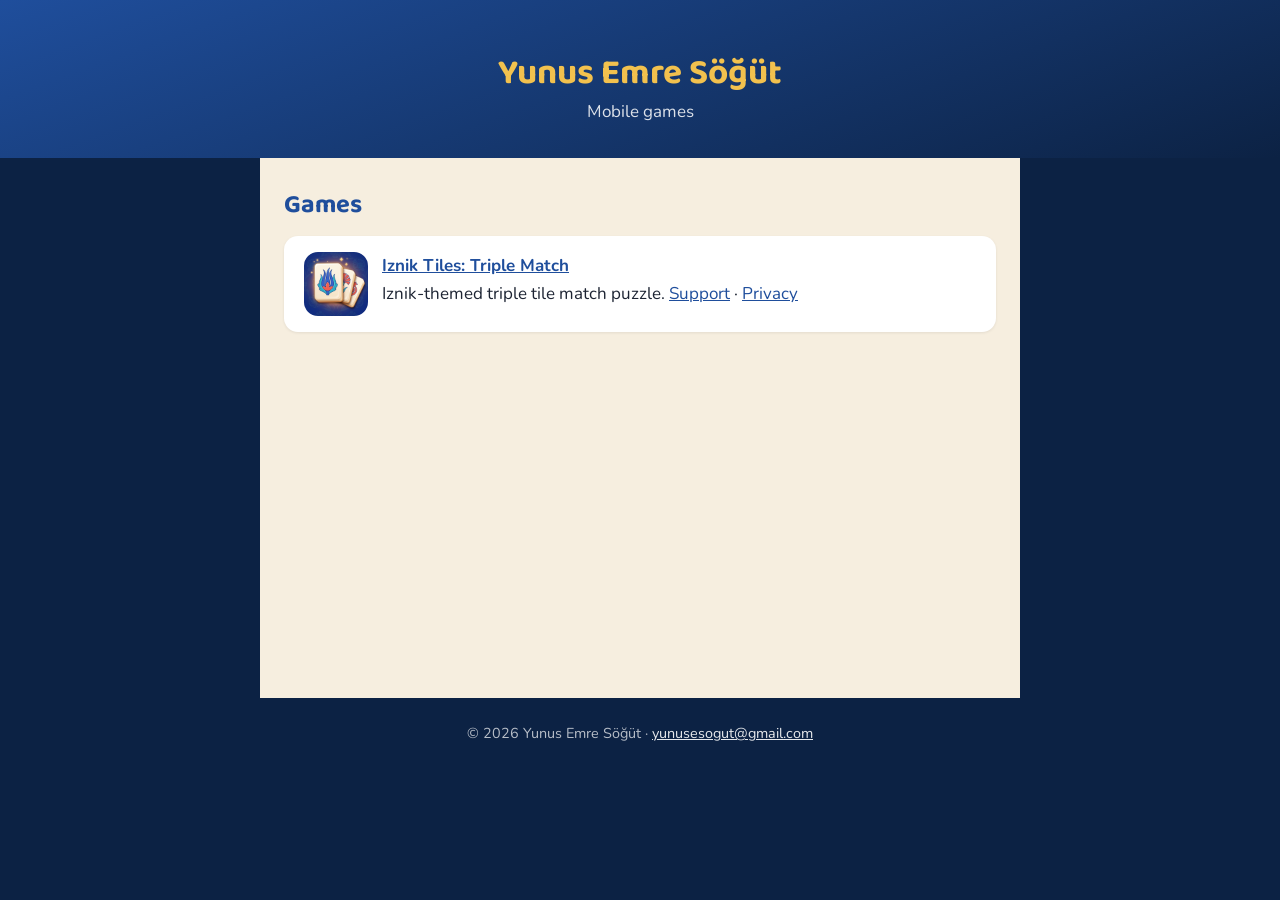
<file: index.html>
<!doctype html>
<html lang="en">
<head>
<meta charset="utf-8">
<meta name="viewport" content="width=device-width, initial-scale=1">
<title>Yunus Emre Söğüt – Games</title>
<meta name="description" content="Mobile games by Yunus Emre Söğüt.">
<link rel="icon" href="assets/iznik-tiles-icon.png">
<link rel="preconnect" href="https://fonts.googleapis.com"><link rel="preconnect" href="https://fonts.gstatic.com" crossorigin><link href="https://fonts.googleapis.com/css2?family=Baloo+2:wght@700;800&family=Nunito:wght@400;700&display=swap" rel="stylesheet">
<link rel="stylesheet" href="assets/style.css">
</head>
<body>
<header>
<h1>Yunus Emre Söğüt</h1>
<p>Mobile games</p>
</header>
<main>
<h2>Games</h2>
<div class="card">
<a href="iznik-tiles/"><img src="assets/iznik-tiles-icon.png" alt="" width="64" height="64" style="border-radius:14px;float:left;margin-right:14px"></a>
<strong><a href="iznik-tiles/">Iznik Tiles: Triple Match</a></strong><br>
Iznik-themed triple tile match puzzle. <a href="iznik-tiles/support/">Support</a> · <a href="iznik-tiles/privacy/">Privacy</a>
<div style="clear:both"></div>
</div>
</main>
<footer>© 2026 Yunus Emre Söğüt · <a href="mailto:yunusesogut@gmail.com">yunusesogut@gmail.com</a></footer>
</body>
</html>
</file>
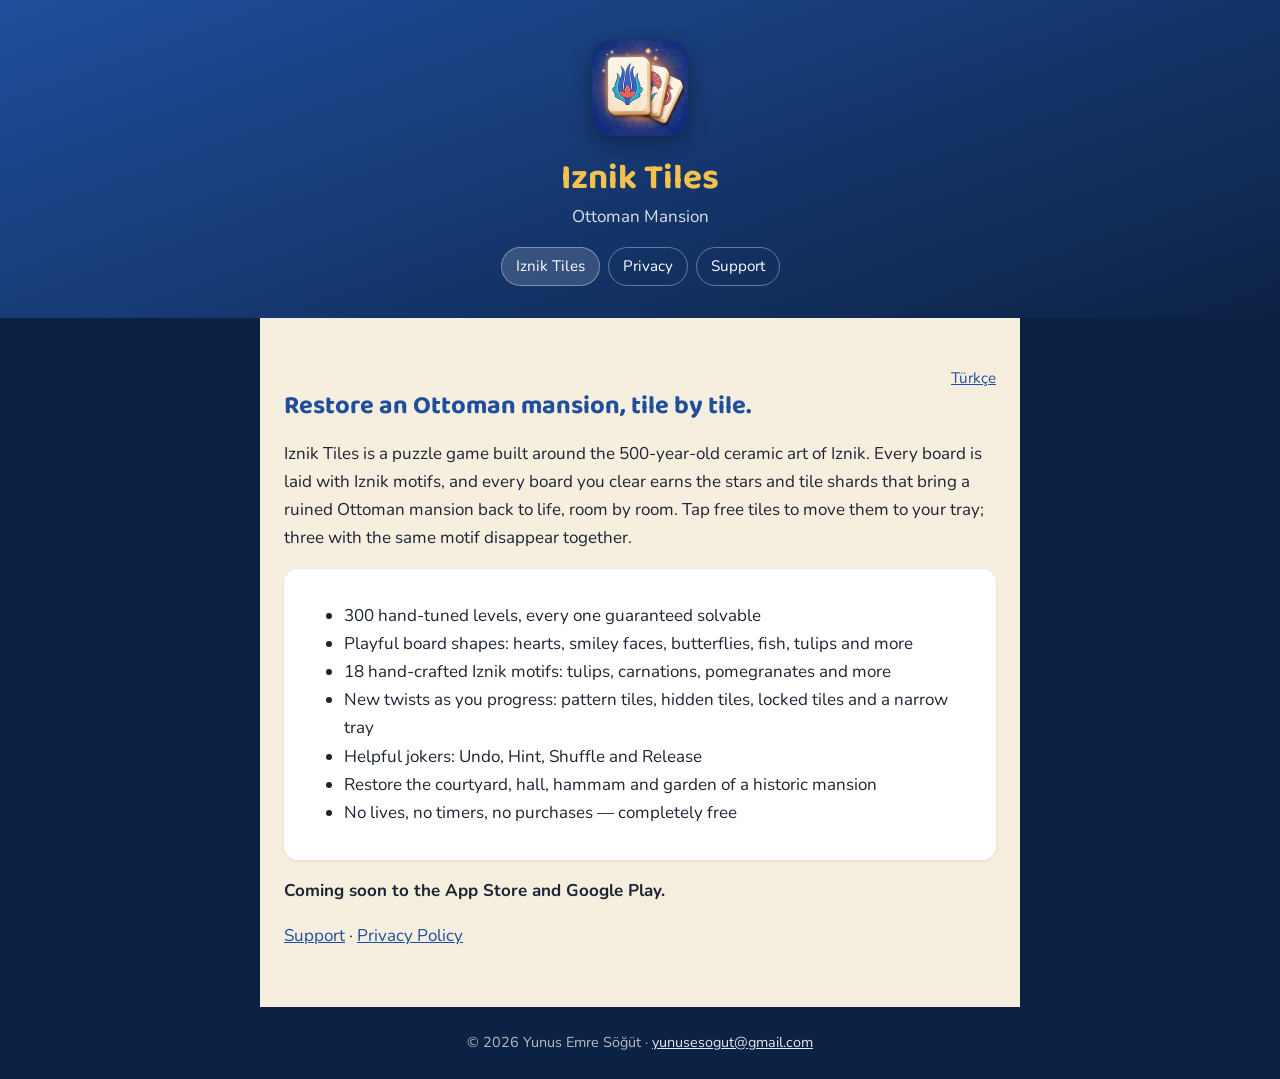
<file: iznik-tiles/index.html>
<!doctype html>
<html lang="en">
<head>
<meta charset="utf-8">
<meta name="viewport" content="width=device-width, initial-scale=1">
<title>Iznik Tiles: Ottoman Mansion</title>
<meta name="description" content="Restore a ruined Ottoman mansion with the art of Iznik ceramics.">
<link rel="icon" href="../assets/iznik-tiles-icon.png">
<link rel="preconnect" href="https://fonts.googleapis.com"><link rel="preconnect" href="https://fonts.gstatic.com" crossorigin><link href="https://fonts.googleapis.com/css2?family=Baloo+2:wght@700;800&family=Nunito:wght@400;700&display=swap" rel="stylesheet">
<link rel="stylesheet" href="../assets/style.css">
</head>
<body>
<header>
<img src="../assets/iznik-tiles-icon.png" alt="Iznik Tiles" width="96" height="96">
<h1>Iznik Tiles</h1>
<p>Ottoman Mansion</p>
<nav><a href="./" aria-current="page">Iznik Tiles</a><a href="privacy/">Privacy</a><a href="support/">Support</a></nav>
</header>
<main>
<p class="lang"><a href="tr.html">Türkçe</a></p>
<h2>Restore an Ottoman mansion, tile by tile.</h2>
<p>Iznik Tiles is a puzzle game built around the 500-year-old ceramic art of Iznik. Every board is laid with Iznik motifs, and every board you clear earns the stars and tile shards that bring a ruined Ottoman mansion back to life, room by room. Tap free tiles to move them to your tray; three with the same motif disappear together.</p>
<div class="card">
<ul>
<li>300 hand-tuned levels, every one guaranteed solvable</li>
<li>Playful board shapes: hearts, smiley faces, butterflies, fish, tulips and more</li>
<li>18 hand-crafted Iznik motifs: tulips, carnations, pomegranates and more</li>
<li>New twists as you progress: pattern tiles, hidden tiles, locked tiles and a narrow tray</li>
<li>Helpful jokers: Undo, Hint, Shuffle and Release</li>
<li>Restore the courtyard, hall, hammam and garden of a historic mansion</li>
<li>No lives, no timers, no purchases — completely free</li>
</ul>
</div>
<p><strong>Coming soon to the App Store and Google Play.</strong></p>
<p><a href="support/">Support</a> · <a href="privacy/">Privacy Policy</a></p>
</main>
<footer>© 2026 Yunus Emre Söğüt · <a href="mailto:yunusesogut@gmail.com">yunusesogut@gmail.com</a></footer>
</body>
</html>
</file>
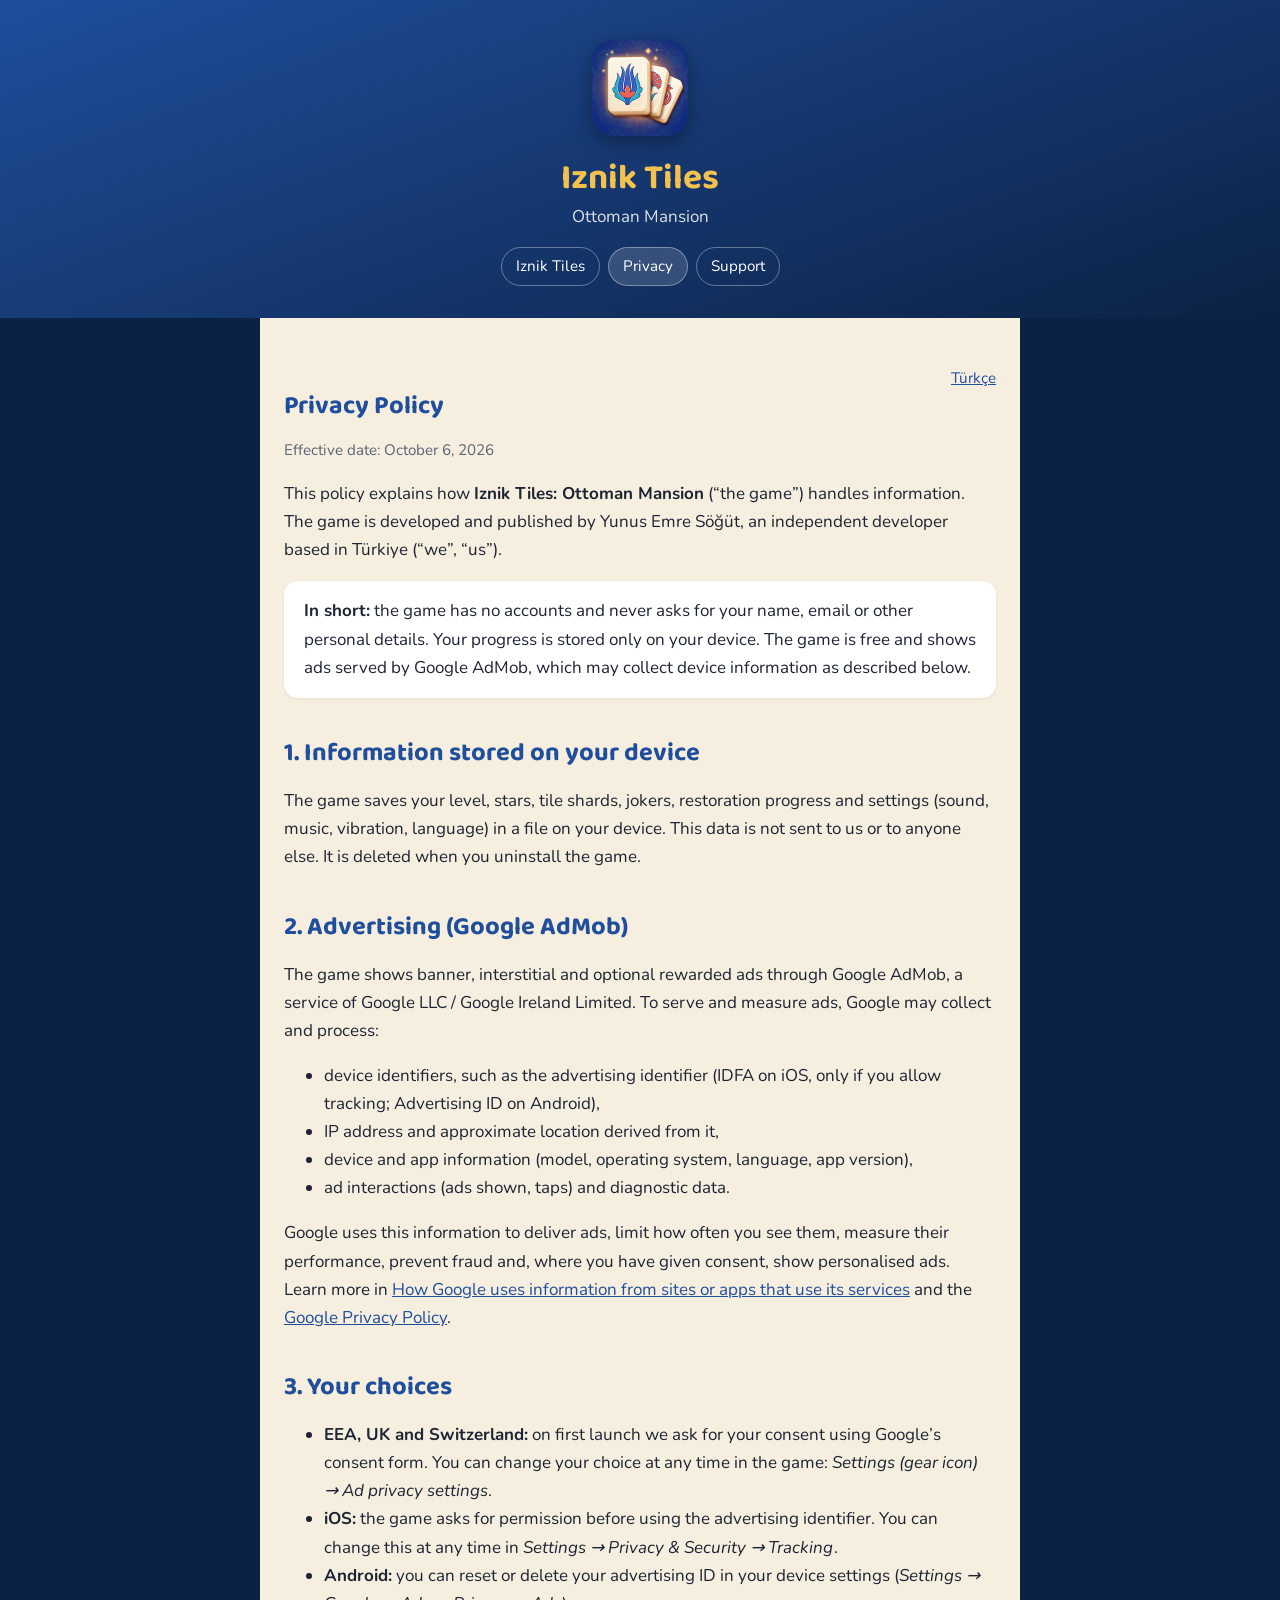
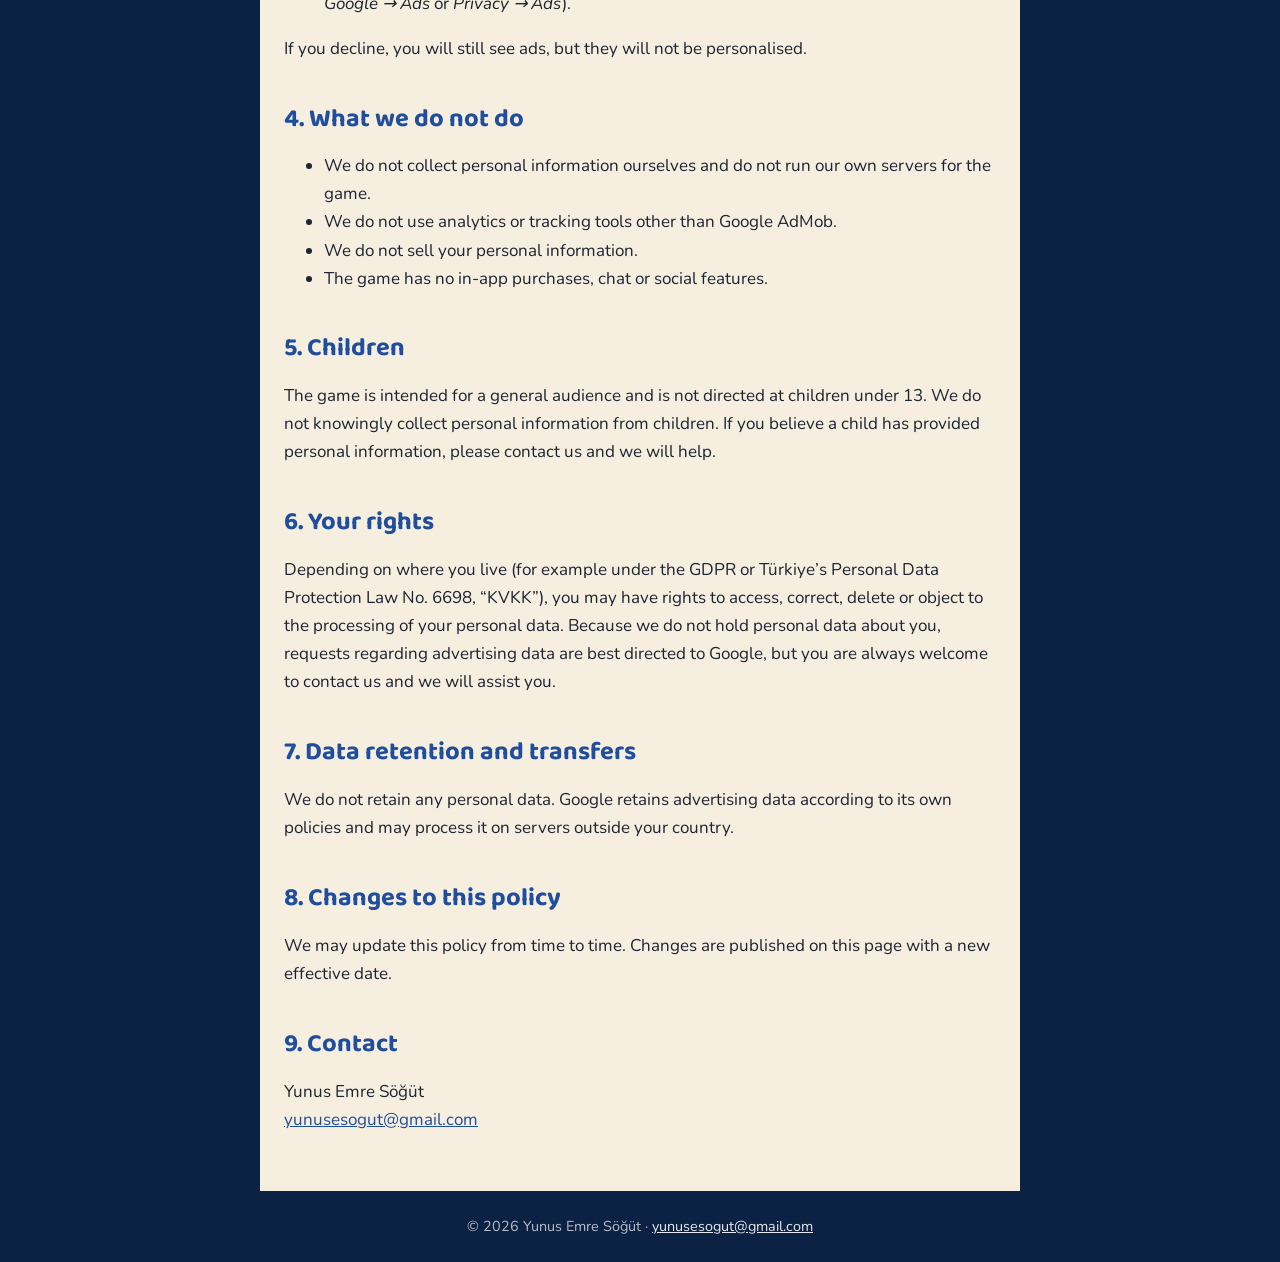
<file: iznik-tiles/privacy/index.html>
<!doctype html>
<html lang="en">
<head>
<meta charset="utf-8">
<meta name="viewport" content="width=device-width, initial-scale=1">
<title>Privacy Policy – Iznik Tiles: Ottoman Mansion</title>
<meta name="description" content="Privacy policy for Iznik Tiles: Ottoman Mansion.">
<link rel="icon" href="../../assets/iznik-tiles-icon.png">
<link rel="preconnect" href="https://fonts.googleapis.com"><link rel="preconnect" href="https://fonts.gstatic.com" crossorigin><link href="https://fonts.googleapis.com/css2?family=Baloo+2:wght@700;800&family=Nunito:wght@400;700&display=swap" rel="stylesheet">
<link rel="stylesheet" href="../../assets/style.css">
</head>
<body>
<header>
<img src="../../assets/iznik-tiles-icon.png" alt="Iznik Tiles" width="96" height="96">
<h1>Iznik Tiles</h1>
<p>Ottoman Mansion</p>
<nav><a href="../">Iznik Tiles</a><a href="../privacy/" aria-current="page">Privacy</a><a href="../support/">Support</a></nav>
</header>
<main>
<p class="lang"><a href="tr.html">Türkçe</a></p>
<h2>Privacy Policy</h2>
<p class="meta">Effective date: October 6, 2026</p>
<p>This policy explains how <strong>Iznik Tiles: Ottoman Mansion</strong> (“the game”) handles information. The game is developed and published by Yunus Emre Söğüt, an independent developer based in Türkiye (“we”, “us”).</p>

<div class="card">
<strong>In short:</strong> the game has no accounts and never asks for your name, email or other personal details. Your progress is stored only on your device. The game is free and shows ads served by Google AdMob, which may collect device information as described below.
</div>

<h2>1. Information stored on your device</h2>
<p>The game saves your level, stars, tile shards, jokers, restoration progress and settings (sound, music, vibration, language) in a file on your device. This data is not sent to us or to anyone else. It is deleted when you uninstall the game.</p>

<h2>2. Advertising (Google AdMob)</h2>
<p>The game shows banner, interstitial and optional rewarded ads through Google AdMob, a service of Google LLC / Google Ireland Limited. To serve and measure ads, Google may collect and process:</p>
<ul>
<li>device identifiers, such as the advertising identifier (IDFA on iOS, only if you allow tracking; Advertising ID on Android),</li>
<li>IP address and approximate location derived from it,</li>
<li>device and app information (model, operating system, language, app version),</li>
<li>ad interactions (ads shown, taps) and diagnostic data.</li>
</ul>
<p>Google uses this information to deliver ads, limit how often you see them, measure their performance, prevent fraud and, where you have given consent, show personalised ads. Learn more in <a href="https://policies.google.com/technologies/partner-sites">How Google uses information from sites or apps that use its services</a> and the <a href="https://policies.google.com/privacy">Google Privacy Policy</a>.</p>

<h2>3. Your choices</h2>
<ul>
<li><strong>EEA, UK and Switzerland:</strong> on first launch we ask for your consent using Google’s consent form. You can change your choice at any time in the game: <em>Settings (gear icon) → Ad privacy settings</em>.</li>
<li><strong>iOS:</strong> the game asks for permission before using the advertising identifier. You can change this at any time in <em>Settings → Privacy &amp; Security → Tracking</em>.</li>
<li><strong>Android:</strong> you can reset or delete your advertising ID in your device settings (<em>Settings → Google → Ads</em> or <em>Privacy → Ads</em>).</li>
</ul>
<p>If you decline, you will still see ads, but they will not be personalised.</p>

<h2>4. What we do not do</h2>
<ul>
<li>We do not collect personal information ourselves and do not run our own servers for the game.</li>
<li>We do not use analytics or tracking tools other than Google AdMob.</li>
<li>We do not sell your personal information.</li>
<li>The game has no in-app purchases, chat or social features.</li>
</ul>

<h2>5. Children</h2>
<p>The game is intended for a general audience and is not directed at children under 13. We do not knowingly collect personal information from children. If you believe a child has provided personal information, please contact us and we will help.</p>

<h2>6. Your rights</h2>
<p>Depending on where you live (for example under the GDPR or Türkiye’s Personal Data Protection Law No. 6698, “KVKK”), you may have rights to access, correct, delete or object to the processing of your personal data. Because we do not hold personal data about you, requests regarding advertising data are best directed to Google, but you are always welcome to contact us and we will assist you.</p>

<h2>7. Data retention and transfers</h2>
<p>We do not retain any personal data. Google retains advertising data according to its own policies and may process it on servers outside your country.</p>

<h2>8. Changes to this policy</h2>
<p>We may update this policy from time to time. Changes are published on this page with a new effective date.</p>

<h2>9. Contact</h2>
<p>Yunus Emre Söğüt<br><a href="mailto:yunusesogut@gmail.com">yunusesogut@gmail.com</a></p>
</main>
<footer>© 2026 Yunus Emre Söğüt · <a href="mailto:yunusesogut@gmail.com">yunusesogut@gmail.com</a></footer>
</body>
</html>
</file>
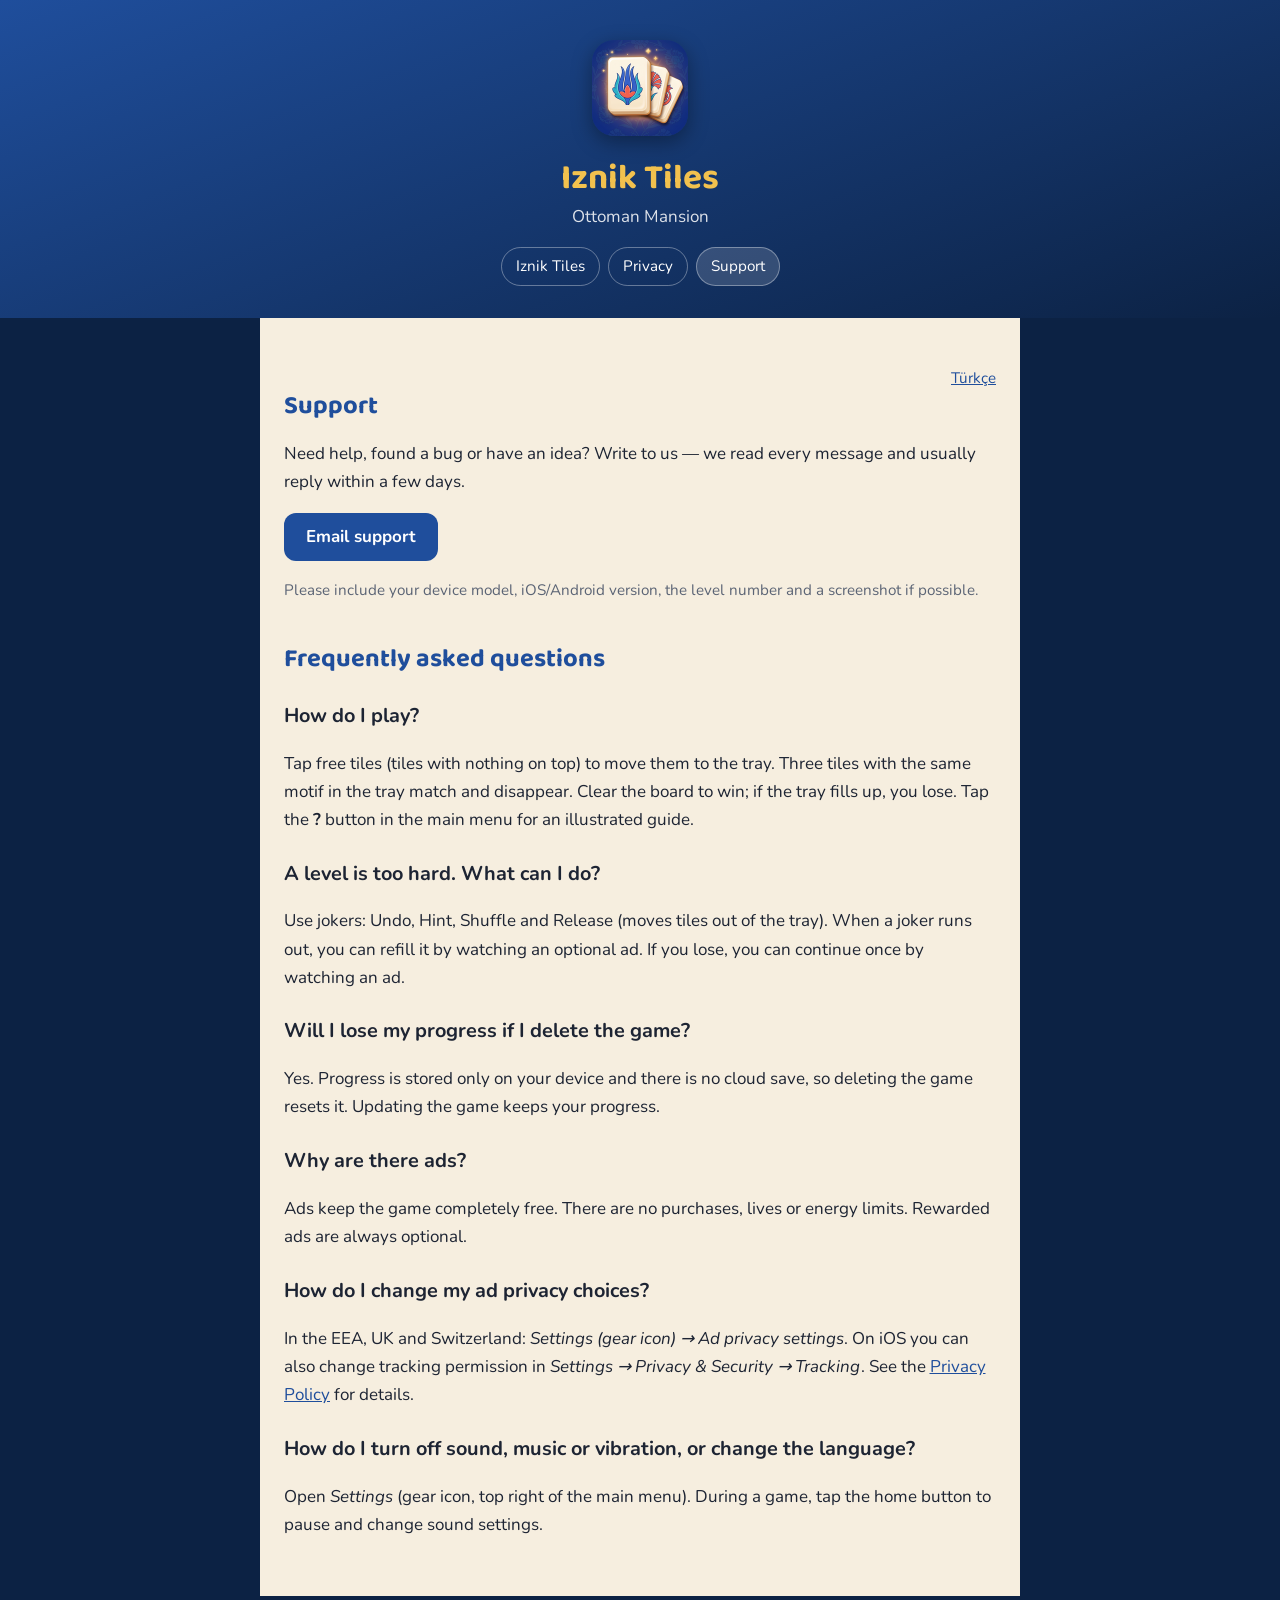
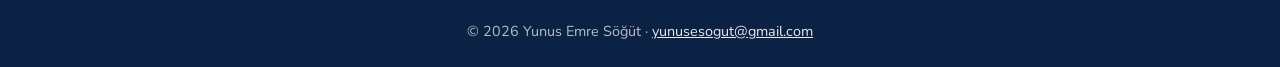
<file: iznik-tiles/support/index.html>
<!doctype html>
<html lang="en">
<head>
<meta charset="utf-8">
<meta name="viewport" content="width=device-width, initial-scale=1">
<title>Support – Iznik Tiles: Ottoman Mansion</title>
<meta name="description" content="Support and FAQ for Iznik Tiles: Ottoman Mansion.">
<link rel="icon" href="../../assets/iznik-tiles-icon.png">
<link rel="preconnect" href="https://fonts.googleapis.com"><link rel="preconnect" href="https://fonts.gstatic.com" crossorigin><link href="https://fonts.googleapis.com/css2?family=Baloo+2:wght@700;800&family=Nunito:wght@400;700&display=swap" rel="stylesheet">
<link rel="stylesheet" href="../../assets/style.css">
</head>
<body>
<header>
<img src="../../assets/iznik-tiles-icon.png" alt="Iznik Tiles" width="96" height="96">
<h1>Iznik Tiles</h1>
<p>Ottoman Mansion</p>
<nav><a href="../">Iznik Tiles</a><a href="../privacy/">Privacy</a><a href="../support/" aria-current="page">Support</a></nav>
</header>
<main>
<p class="lang"><a href="tr.html">Türkçe</a></p>
<h2>Support</h2>
<p>Need help, found a bug or have an idea? Write to us — we read every message and usually reply within a few days.</p>
<p><a class="button" href="mailto:yunusesogut@gmail.com?subject=Iznik%20Tiles%20support">Email support</a></p>
<p class="meta">Please include your device model, iOS/Android version, the level number and a screenshot if possible.</p>

<h2>Frequently asked questions</h2>
<h3>How do I play?</h3>
<p>Tap free tiles (tiles with nothing on top) to move them to the tray. Three tiles with the same motif in the tray match and disappear. Clear the board to win; if the tray fills up, you lose. Tap the <strong>?</strong> button in the main menu for an illustrated guide.</p>
<h3>A level is too hard. What can I do?</h3>
<p>Use jokers: Undo, Hint, Shuffle and Release (moves tiles out of the tray). When a joker runs out, you can refill it by watching an optional ad. If you lose, you can continue once by watching an ad.</p>
<h3>Will I lose my progress if I delete the game?</h3>
<p>Yes. Progress is stored only on your device and there is no cloud save, so deleting the game resets it. Updating the game keeps your progress.</p>
<h3>Why are there ads?</h3>
<p>Ads keep the game completely free. There are no purchases, lives or energy limits. Rewarded ads are always optional.</p>
<h3>How do I change my ad privacy choices?</h3>
<p>In the EEA, UK and Switzerland: <em>Settings (gear icon) → Ad privacy settings</em>. On iOS you can also change tracking permission in <em>Settings → Privacy &amp; Security → Tracking</em>. See the <a href="../privacy/">Privacy Policy</a> for details.</p>
<h3>How do I turn off sound, music or vibration, or change the language?</h3>
<p>Open <em>Settings</em> (gear icon, top right of the main menu). During a game, tap the home button to pause and change sound settings.</p>
</main>
<footer>© 2026 Yunus Emre Söğüt · <a href="mailto:yunusesogut@gmail.com">yunusesogut@gmail.com</a></footer>
</body>
</html>
</file>
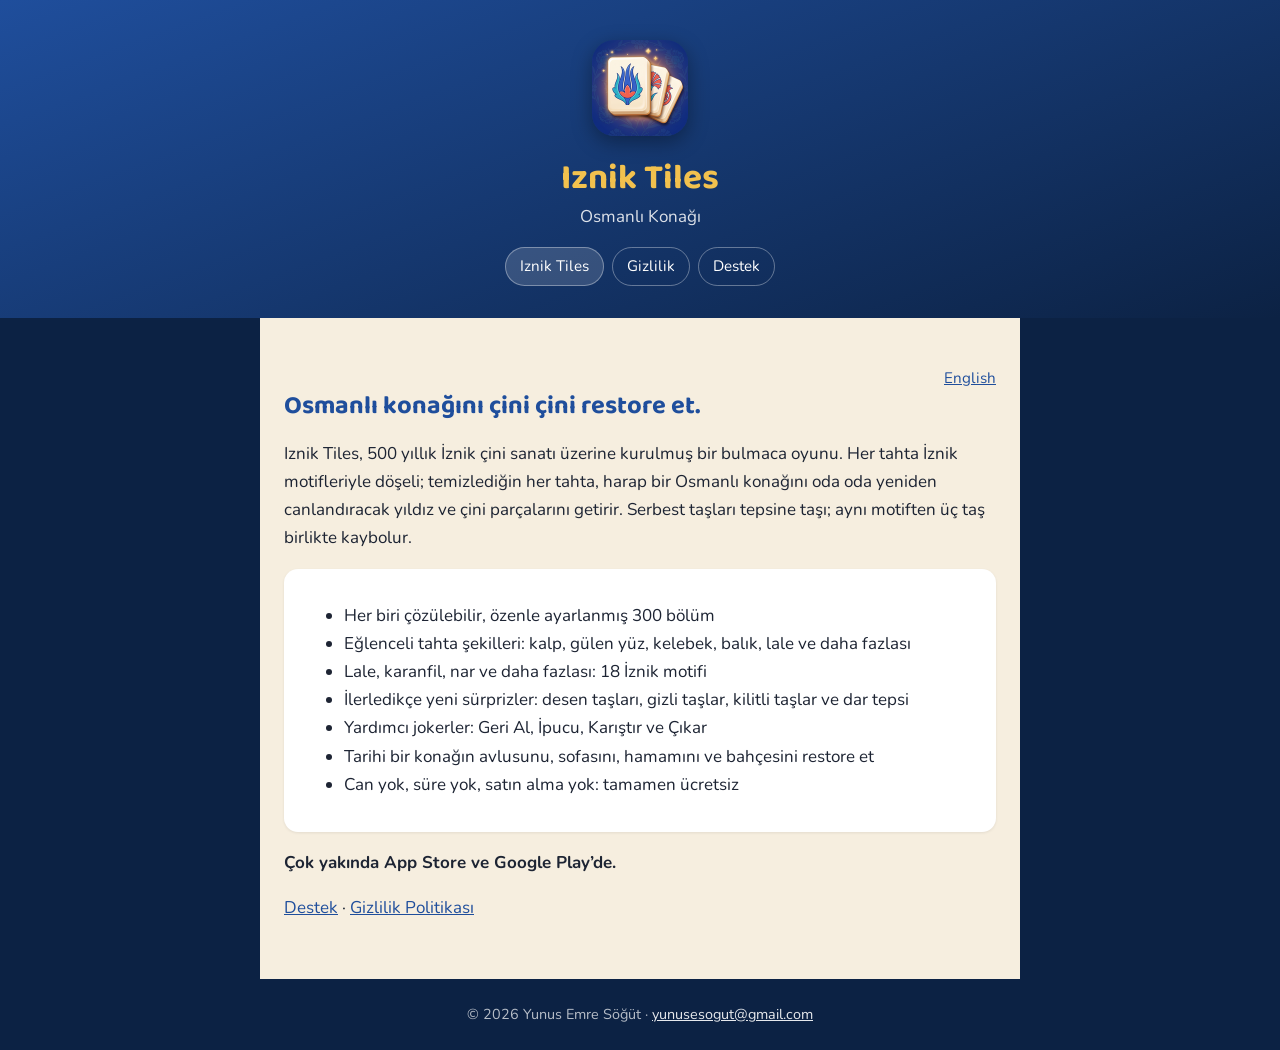
<file: iznik-tiles/tr.html>
<!doctype html>
<html lang="tr">
<head>
<meta charset="utf-8">
<meta name="viewport" content="width=device-width, initial-scale=1">
<title>Iznik Tiles: Osmanlı Konağı</title>
<meta name="description" content="Harap bir Osmanlı konağını İznik çinisi sanatıyla yeniden canlandır.">
<link rel="icon" href="../assets/iznik-tiles-icon.png">
<link rel="preconnect" href="https://fonts.googleapis.com"><link rel="preconnect" href="https://fonts.gstatic.com" crossorigin><link href="https://fonts.googleapis.com/css2?family=Baloo+2:wght@700;800&family=Nunito:wght@400;700&display=swap" rel="stylesheet">
<link rel="stylesheet" href="../assets/style.css">
</head>
<body>
<header>
<img src="../assets/iznik-tiles-icon.png" alt="Iznik Tiles" width="96" height="96">
<h1>Iznik Tiles</h1>
<p>Osmanlı Konağı</p>
<nav><a href="tr.html" aria-current="page">Iznik Tiles</a><a href="privacy/tr.html">Gizlilik</a><a href="support/tr.html">Destek</a></nav>
</header>
<main>
<p class="lang"><a href="./">English</a></p>
<h2>Osmanlı konağını çini çini restore et.</h2>
<p>Iznik Tiles, 500 yıllık İznik çini sanatı üzerine kurulmuş bir bulmaca oyunu. Her tahta İznik motifleriyle döşeli; temizlediğin her tahta, harap bir Osmanlı konağını oda oda yeniden canlandıracak yıldız ve çini parçalarını getirir. Serbest taşları tepsine taşı; aynı motiften üç taş birlikte kaybolur.</p>
<div class="card">
<ul>
<li>Her biri çözülebilir, özenle ayarlanmış 300 bölüm</li>
<li>Eğlenceli tahta şekilleri: kalp, gülen yüz, kelebek, balık, lale ve daha fazlası</li>
<li>Lale, karanfil, nar ve daha fazlası: 18 İznik motifi</li>
<li>İlerledikçe yeni sürprizler: desen taşları, gizli taşlar, kilitli taşlar ve dar tepsi</li>
<li>Yardımcı jokerler: Geri Al, İpucu, Karıştır ve Çıkar</li>
<li>Tarihi bir konağın avlusunu, sofasını, hamamını ve bahçesini restore et</li>
<li>Can yok, süre yok, satın alma yok: tamamen ücretsiz</li>
</ul>
</div>
<p><strong>Çok yakında App Store ve Google Play’de.</strong></p>
<p><a href="support/tr.html">Destek</a> · <a href="privacy/tr.html">Gizlilik Politikası</a></p>
</main>
<footer>© 2026 Yunus Emre Söğüt · <a href="mailto:yunusesogut@gmail.com">yunusesogut@gmail.com</a></footer>
</body>
</html>
</file>
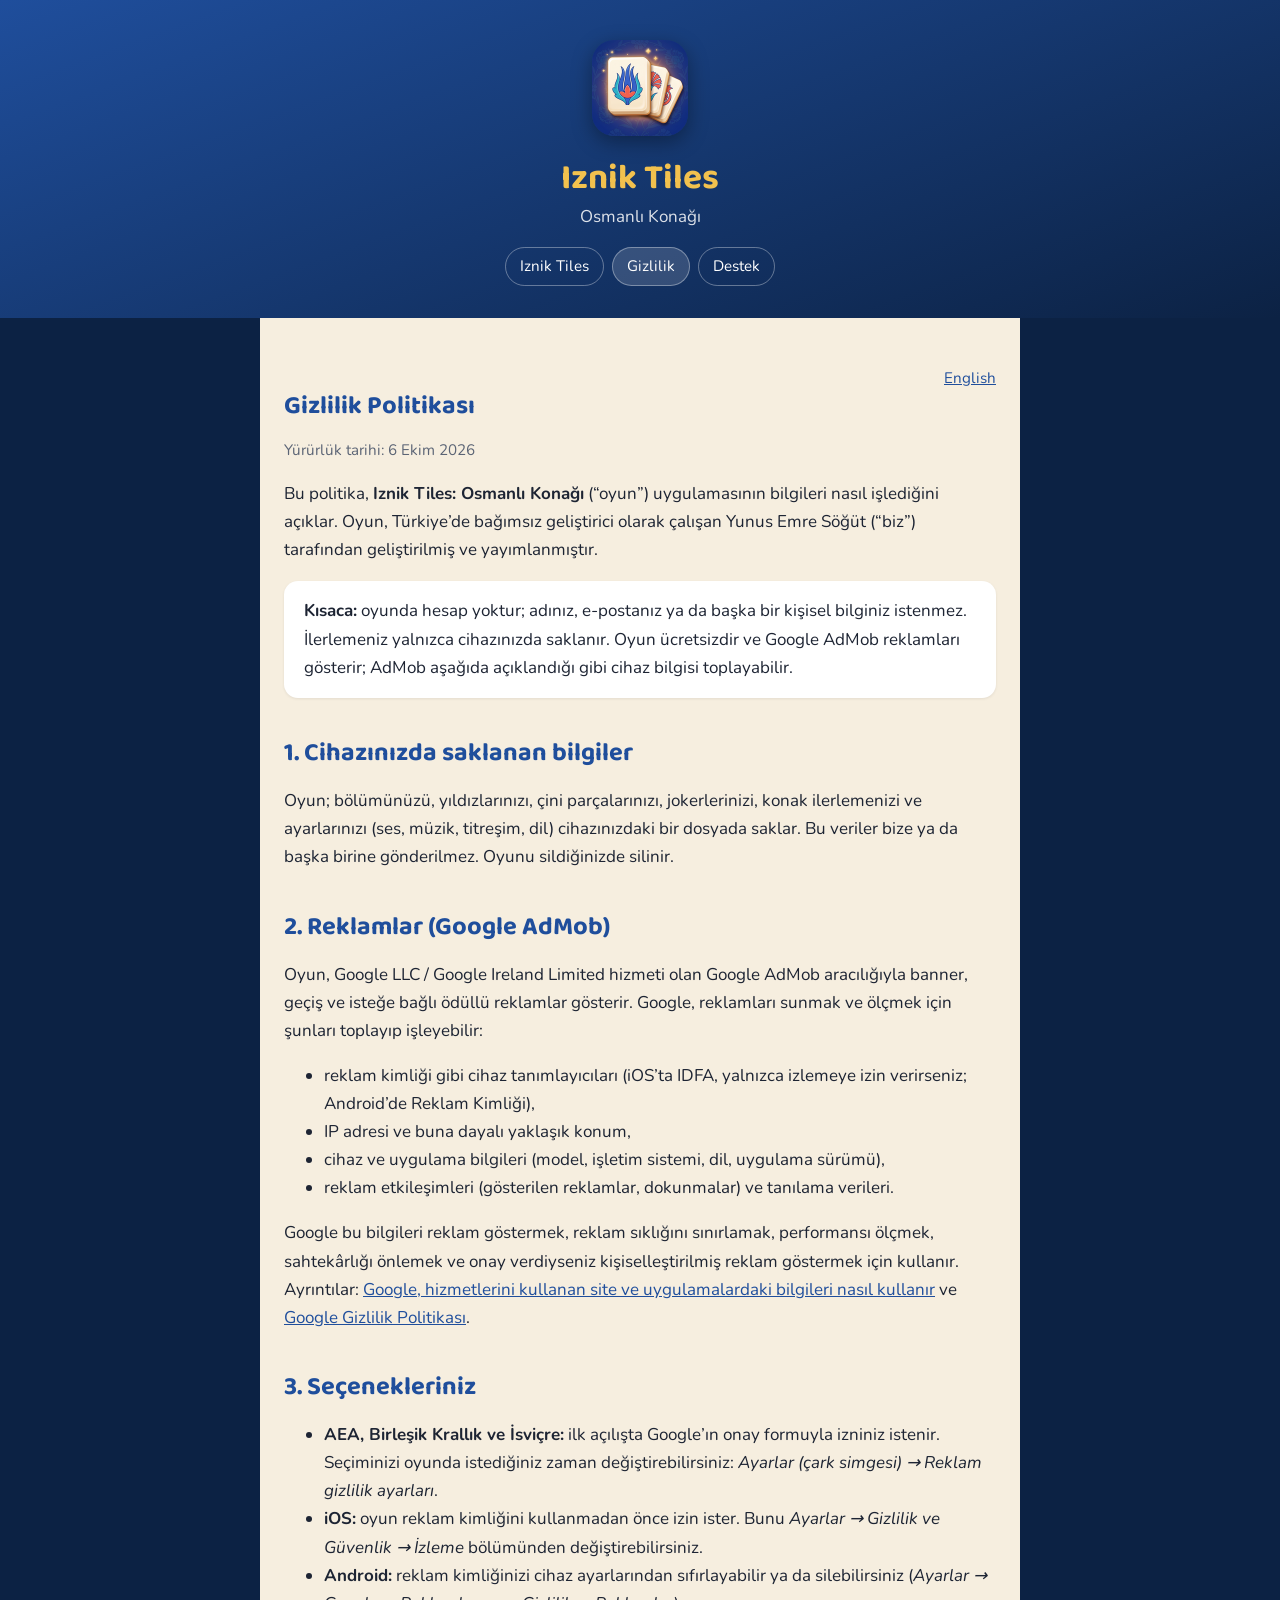
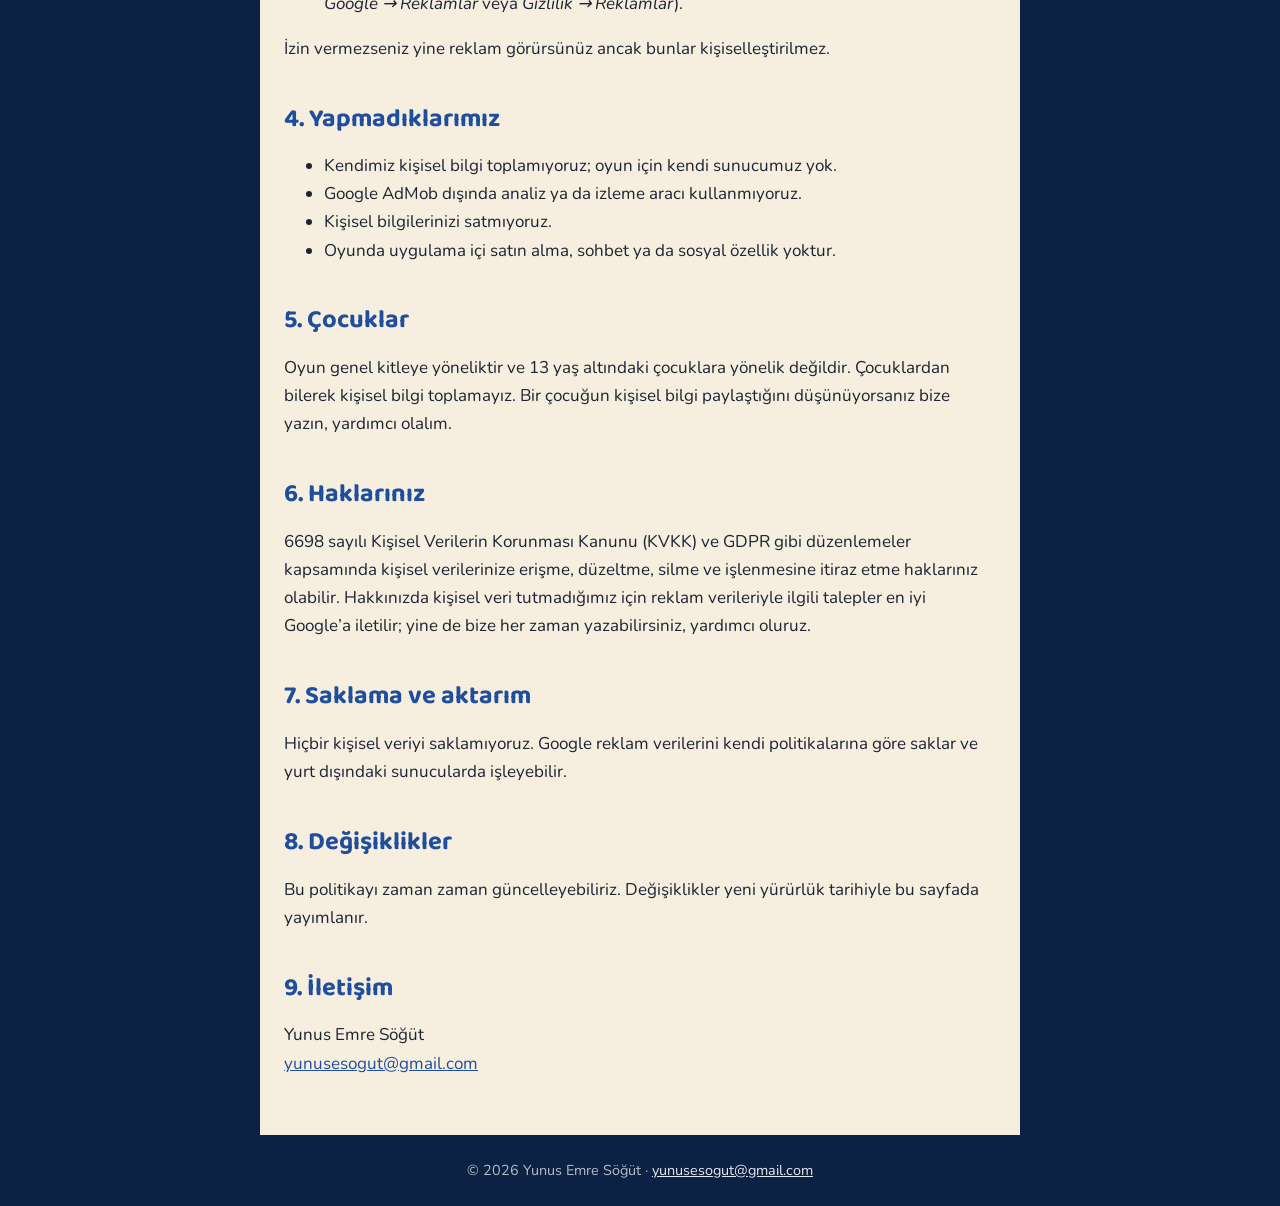
<file: iznik-tiles/privacy/tr.html>
<!doctype html>
<html lang="tr">
<head>
<meta charset="utf-8">
<meta name="viewport" content="width=device-width, initial-scale=1">
<title>Gizlilik Politikası – Iznik Tiles: Osmanlı Konağı</title>
<meta name="description" content="Iznik Tiles: Osmanlı Konağı gizlilik politikası.">
<link rel="icon" href="../../assets/iznik-tiles-icon.png">
<link rel="preconnect" href="https://fonts.googleapis.com"><link rel="preconnect" href="https://fonts.gstatic.com" crossorigin><link href="https://fonts.googleapis.com/css2?family=Baloo+2:wght@700;800&family=Nunito:wght@400;700&display=swap" rel="stylesheet">
<link rel="stylesheet" href="../../assets/style.css">
</head>
<body>
<header>
<img src="../../assets/iznik-tiles-icon.png" alt="Iznik Tiles" width="96" height="96">
<h1>Iznik Tiles</h1>
<p>Osmanlı Konağı</p>
<nav><a href="../tr.html">Iznik Tiles</a><a href="../privacy/tr.html" aria-current="page">Gizlilik</a><a href="../support/tr.html">Destek</a></nav>
</header>
<main>
<p class="lang"><a href="./">English</a></p>
<h2>Gizlilik Politikası</h2>
<p class="meta">Yürürlük tarihi: 6 Ekim 2026</p>
<p>Bu politika, <strong>Iznik Tiles: Osmanlı Konağı</strong> (“oyun”) uygulamasının bilgileri nasıl işlediğini açıklar. Oyun, Türkiye’de bağımsız geliştirici olarak çalışan Yunus Emre Söğüt (“biz”) tarafından geliştirilmiş ve yayımlanmıştır.</p>

<div class="card">
<strong>Kısaca:</strong> oyunda hesap yoktur; adınız, e-postanız ya da başka bir kişisel bilginiz istenmez. İlerlemeniz yalnızca cihazınızda saklanır. Oyun ücretsizdir ve Google AdMob reklamları gösterir; AdMob aşağıda açıklandığı gibi cihaz bilgisi toplayabilir.
</div>

<h2>1. Cihazınızda saklanan bilgiler</h2>
<p>Oyun; bölümünüzü, yıldızlarınızı, çini parçalarınızı, jokerlerinizi, konak ilerlemenizi ve ayarlarınızı (ses, müzik, titreşim, dil) cihazınızdaki bir dosyada saklar. Bu veriler bize ya da başka birine gönderilmez. Oyunu sildiğinizde silinir.</p>

<h2>2. Reklamlar (Google AdMob)</h2>
<p>Oyun, Google LLC / Google Ireland Limited hizmeti olan Google AdMob aracılığıyla banner, geçiş ve isteğe bağlı ödüllü reklamlar gösterir. Google, reklamları sunmak ve ölçmek için şunları toplayıp işleyebilir:</p>
<ul>
<li>reklam kimliği gibi cihaz tanımlayıcıları (iOS’ta IDFA, yalnızca izlemeye izin verirseniz; Android’de Reklam Kimliği),</li>
<li>IP adresi ve buna dayalı yaklaşık konum,</li>
<li>cihaz ve uygulama bilgileri (model, işletim sistemi, dil, uygulama sürümü),</li>
<li>reklam etkileşimleri (gösterilen reklamlar, dokunmalar) ve tanılama verileri.</li>
</ul>
<p>Google bu bilgileri reklam göstermek, reklam sıklığını sınırlamak, performansı ölçmek, sahtekârlığı önlemek ve onay verdiyseniz kişiselleştirilmiş reklam göstermek için kullanır. Ayrıntılar: <a href="https://policies.google.com/technologies/partner-sites?hl=tr">Google, hizmetlerini kullanan site ve uygulamalardaki bilgileri nasıl kullanır</a> ve <a href="https://policies.google.com/privacy?hl=tr">Google Gizlilik Politikası</a>.</p>

<h2>3. Seçenekleriniz</h2>
<ul>
<li><strong>AEA, Birleşik Krallık ve İsviçre:</strong> ilk açılışta Google’ın onay formuyla izniniz istenir. Seçiminizi oyunda istediğiniz zaman değiştirebilirsiniz: <em>Ayarlar (çark simgesi) → Reklam gizlilik ayarları</em>.</li>
<li><strong>iOS:</strong> oyun reklam kimliğini kullanmadan önce izin ister. Bunu <em>Ayarlar → Gizlilik ve Güvenlik → İzleme</em> bölümünden değiştirebilirsiniz.</li>
<li><strong>Android:</strong> reklam kimliğinizi cihaz ayarlarından sıfırlayabilir ya da silebilirsiniz (<em>Ayarlar → Google → Reklamlar</em> veya <em>Gizlilik → Reklamlar</em>).</li>
</ul>
<p>İzin vermezseniz yine reklam görürsünüz ancak bunlar kişiselleştirilmez.</p>

<h2>4. Yapmadıklarımız</h2>
<ul>
<li>Kendimiz kişisel bilgi toplamıyoruz; oyun için kendi sunucumuz yok.</li>
<li>Google AdMob dışında analiz ya da izleme aracı kullanmıyoruz.</li>
<li>Kişisel bilgilerinizi satmıyoruz.</li>
<li>Oyunda uygulama içi satın alma, sohbet ya da sosyal özellik yoktur.</li>
</ul>

<h2>5. Çocuklar</h2>
<p>Oyun genel kitleye yöneliktir ve 13 yaş altındaki çocuklara yönelik değildir. Çocuklardan bilerek kişisel bilgi toplamayız. Bir çocuğun kişisel bilgi paylaştığını düşünüyorsanız bize yazın, yardımcı olalım.</p>

<h2>6. Haklarınız</h2>
<p>6698 sayılı Kişisel Verilerin Korunması Kanunu (KVKK) ve GDPR gibi düzenlemeler kapsamında kişisel verilerinize erişme, düzeltme, silme ve işlenmesine itiraz etme haklarınız olabilir. Hakkınızda kişisel veri tutmadığımız için reklam verileriyle ilgili talepler en iyi Google’a iletilir; yine de bize her zaman yazabilirsiniz, yardımcı oluruz.</p>

<h2>7. Saklama ve aktarım</h2>
<p>Hiçbir kişisel veriyi saklamıyoruz. Google reklam verilerini kendi politikalarına göre saklar ve yurt dışındaki sunucularda işleyebilir.</p>

<h2>8. Değişiklikler</h2>
<p>Bu politikayı zaman zaman güncelleyebiliriz. Değişiklikler yeni yürürlük tarihiyle bu sayfada yayımlanır.</p>

<h2>9. İletişim</h2>
<p>Yunus Emre Söğüt<br><a href="mailto:yunusesogut@gmail.com">yunusesogut@gmail.com</a></p>
</main>
<footer>© 2026 Yunus Emre Söğüt · <a href="mailto:yunusesogut@gmail.com">yunusesogut@gmail.com</a></footer>
</body>
</html>
</file>
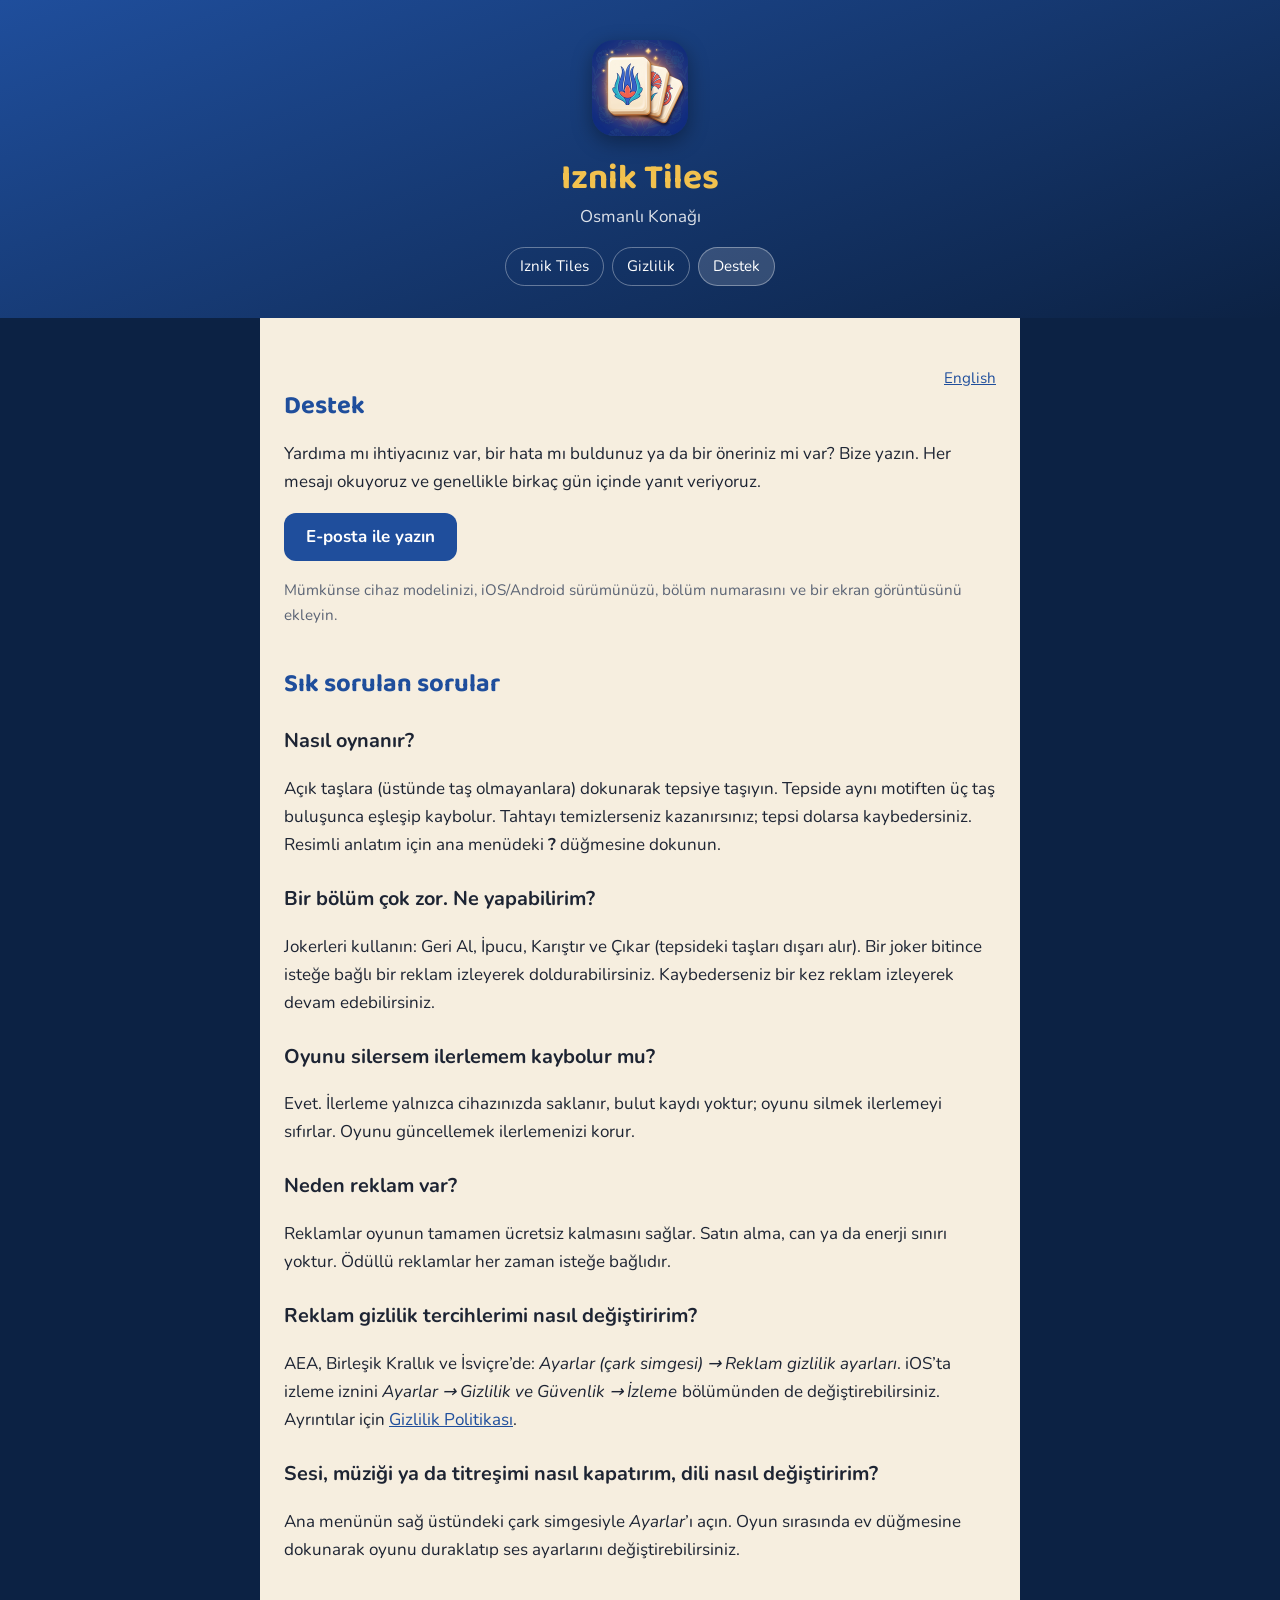
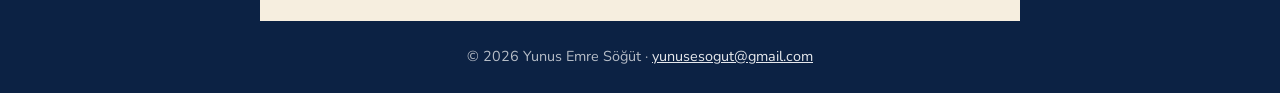
<file: iznik-tiles/support/tr.html>
<!doctype html>
<html lang="tr">
<head>
<meta charset="utf-8">
<meta name="viewport" content="width=device-width, initial-scale=1">
<title>Destek – Iznik Tiles: Osmanlı Konağı</title>
<meta name="description" content="Iznik Tiles: Osmanlı Konağı destek ve sık sorulan sorular.">
<link rel="icon" href="../../assets/iznik-tiles-icon.png">
<link rel="preconnect" href="https://fonts.googleapis.com"><link rel="preconnect" href="https://fonts.gstatic.com" crossorigin><link href="https://fonts.googleapis.com/css2?family=Baloo+2:wght@700;800&family=Nunito:wght@400;700&display=swap" rel="stylesheet">
<link rel="stylesheet" href="../../assets/style.css">
</head>
<body>
<header>
<img src="../../assets/iznik-tiles-icon.png" alt="Iznik Tiles" width="96" height="96">
<h1>Iznik Tiles</h1>
<p>Osmanlı Konağı</p>
<nav><a href="../tr.html">Iznik Tiles</a><a href="../privacy/tr.html">Gizlilik</a><a href="../support/tr.html" aria-current="page">Destek</a></nav>
</header>
<main>
<p class="lang"><a href="./">English</a></p>
<h2>Destek</h2>
<p>Yardıma mı ihtiyacınız var, bir hata mı buldunuz ya da bir öneriniz mi var? Bize yazın. Her mesajı okuyoruz ve genellikle birkaç gün içinde yanıt veriyoruz.</p>
<p><a class="button" href="mailto:yunusesogut@gmail.com?subject=Iznik%20Tiles%20destek">E-posta ile yazın</a></p>
<p class="meta">Mümkünse cihaz modelinizi, iOS/Android sürümünüzü, bölüm numarasını ve bir ekran görüntüsünü ekleyin.</p>

<h2>Sık sorulan sorular</h2>
<h3>Nasıl oynanır?</h3>
<p>Açık taşlara (üstünde taş olmayanlara) dokunarak tepsiye taşıyın. Tepside aynı motiften üç taş buluşunca eşleşip kaybolur. Tahtayı temizlerseniz kazanırsınız; tepsi dolarsa kaybedersiniz. Resimli anlatım için ana menüdeki <strong>?</strong> düğmesine dokunun.</p>
<h3>Bir bölüm çok zor. Ne yapabilirim?</h3>
<p>Jokerleri kullanın: Geri Al, İpucu, Karıştır ve Çıkar (tepsideki taşları dışarı alır). Bir joker bitince isteğe bağlı bir reklam izleyerek doldurabilirsiniz. Kaybederseniz bir kez reklam izleyerek devam edebilirsiniz.</p>
<h3>Oyunu silersem ilerlemem kaybolur mu?</h3>
<p>Evet. İlerleme yalnızca cihazınızda saklanır, bulut kaydı yoktur; oyunu silmek ilerlemeyi sıfırlar. Oyunu güncellemek ilerlemenizi korur.</p>
<h3>Neden reklam var?</h3>
<p>Reklamlar oyunun tamamen ücretsiz kalmasını sağlar. Satın alma, can ya da enerji sınırı yoktur. Ödüllü reklamlar her zaman isteğe bağlıdır.</p>
<h3>Reklam gizlilik tercihlerimi nasıl değiştiririm?</h3>
<p>AEA, Birleşik Krallık ve İsviçre’de: <em>Ayarlar (çark simgesi) → Reklam gizlilik ayarları</em>. iOS’ta izleme iznini <em>Ayarlar → Gizlilik ve Güvenlik → İzleme</em> bölümünden de değiştirebilirsiniz. Ayrıntılar için <a href="../privacy/tr.html">Gizlilik Politikası</a>.</p>
<h3>Sesi, müziği ya da titreşimi nasıl kapatırım, dili nasıl değiştiririm?</h3>
<p>Ana menünün sağ üstündeki çark simgesiyle <em>Ayarlar</em>’ı açın. Oyun sırasında ev düğmesine dokunarak oyunu duraklatıp ses ayarlarını değiştirebilirsiniz.</p>
</main>
<footer>© 2026 Yunus Emre Söğüt · <a href="mailto:yunusesogut@gmail.com">yunusesogut@gmail.com</a></footer>
</body>
</html>
</file>
<file: assets/style.css>
:root {
  --cobalt: #1f4e9c;
  --navy: #0c2244;
  --cream: #f6eedf;
  --gold: #f2c14e;
  --coral: #e2604f;
  --turquoise: #1fa3a8;
  --text: #1d2433;
  --muted: #5b6475;
}
* { box-sizing: border-box; }
body {
  margin: 0;
  background: var(--navy);
  color: var(--text);
  font: 17px/1.65 "Nunito", system-ui, -apple-system, "Segoe UI", sans-serif;
}
a { color: var(--cobalt); }
header {
  background: linear-gradient(160deg, var(--cobalt), var(--navy));
  color: #fff;
  text-align: center;
  padding: 40px 16px 32px;
}
header img { width: 96px; height: 96px; border-radius: 22px; box-shadow: 0 6px 20px rgba(0,0,0,.35); }
header h1 { font-family: "Baloo 2", sans-serif; font-size: 2.2rem; margin: 12px 0 0; color: var(--gold); line-height: 1.2; }
header p { margin: 4px 0 0; opacity: .85; }
nav { margin-top: 16px; display: flex; gap: 8px; justify-content: center; flex-wrap: wrap; }
nav a { color: #fff; text-decoration: none; padding: 6px 14px; border: 1px solid rgba(255,255,255,.35); border-radius: 999px; font-size: .95rem; }
nav a:hover, nav a[aria-current] { background: rgba(255,255,255,.15); }
main {
  max-width: 760px;
  margin: 0 auto;
  background: var(--cream);
  padding: 32px 24px 40px;
  min-height: 60vh;
}
h2 { font-family: "Baloo 2", sans-serif; color: var(--cobalt); margin: 1.6em 0 .3em; line-height: 1.25; }
h2:first-child { margin-top: 0; }
h3 { margin: 1.2em 0 .2em; }
.meta { color: var(--muted); font-size: .95rem; }
.lang { float: right; font-size: .95rem; }
.card { background: #fff; border-radius: 14px; padding: 16px 20px; margin: 14px 0; box-shadow: 0 1px 3px rgba(0,0,0,.08); }
.button { display: inline-block; background: var(--cobalt); color: #fff; text-decoration: none; padding: 10px 22px; border-radius: 12px; font-weight: 700; }
table { border-collapse: collapse; width: 100%; margin: 10px 0; font-size: .95rem; }
th, td { text-align: left; padding: 8px 10px; border-bottom: 1px solid #e3dccd; vertical-align: top; }
footer { text-align: center; color: rgba(255,255,255,.7); padding: 24px 16px; font-size: .9rem; }
footer a { color: rgba(255,255,255,.9); }
@media (max-width: 560px) {
  main { padding: 24px 16px 32px; }
  header h1 { font-size: 1.8rem; }
  table, thead, tbody, tr, th, td { display: block; }
  th { border-bottom: none; padding-bottom: 0; }
}
</file>
